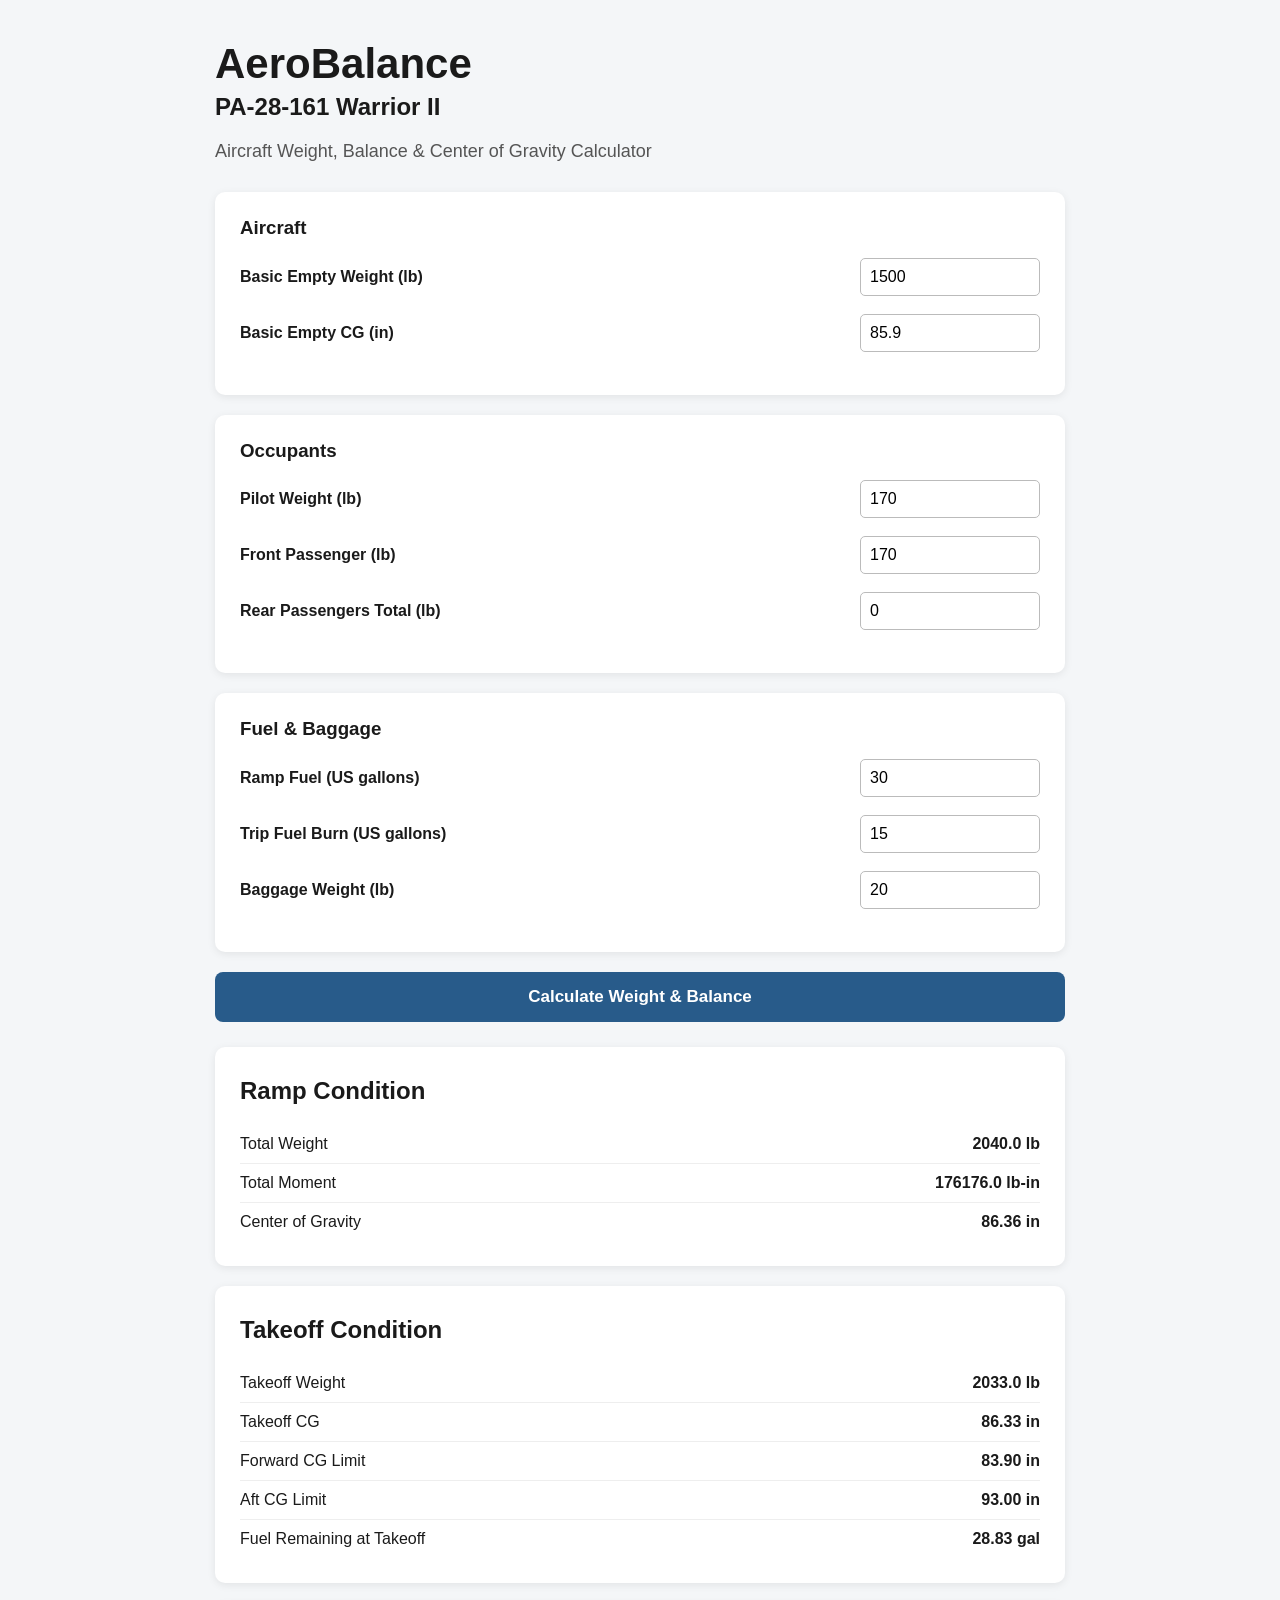
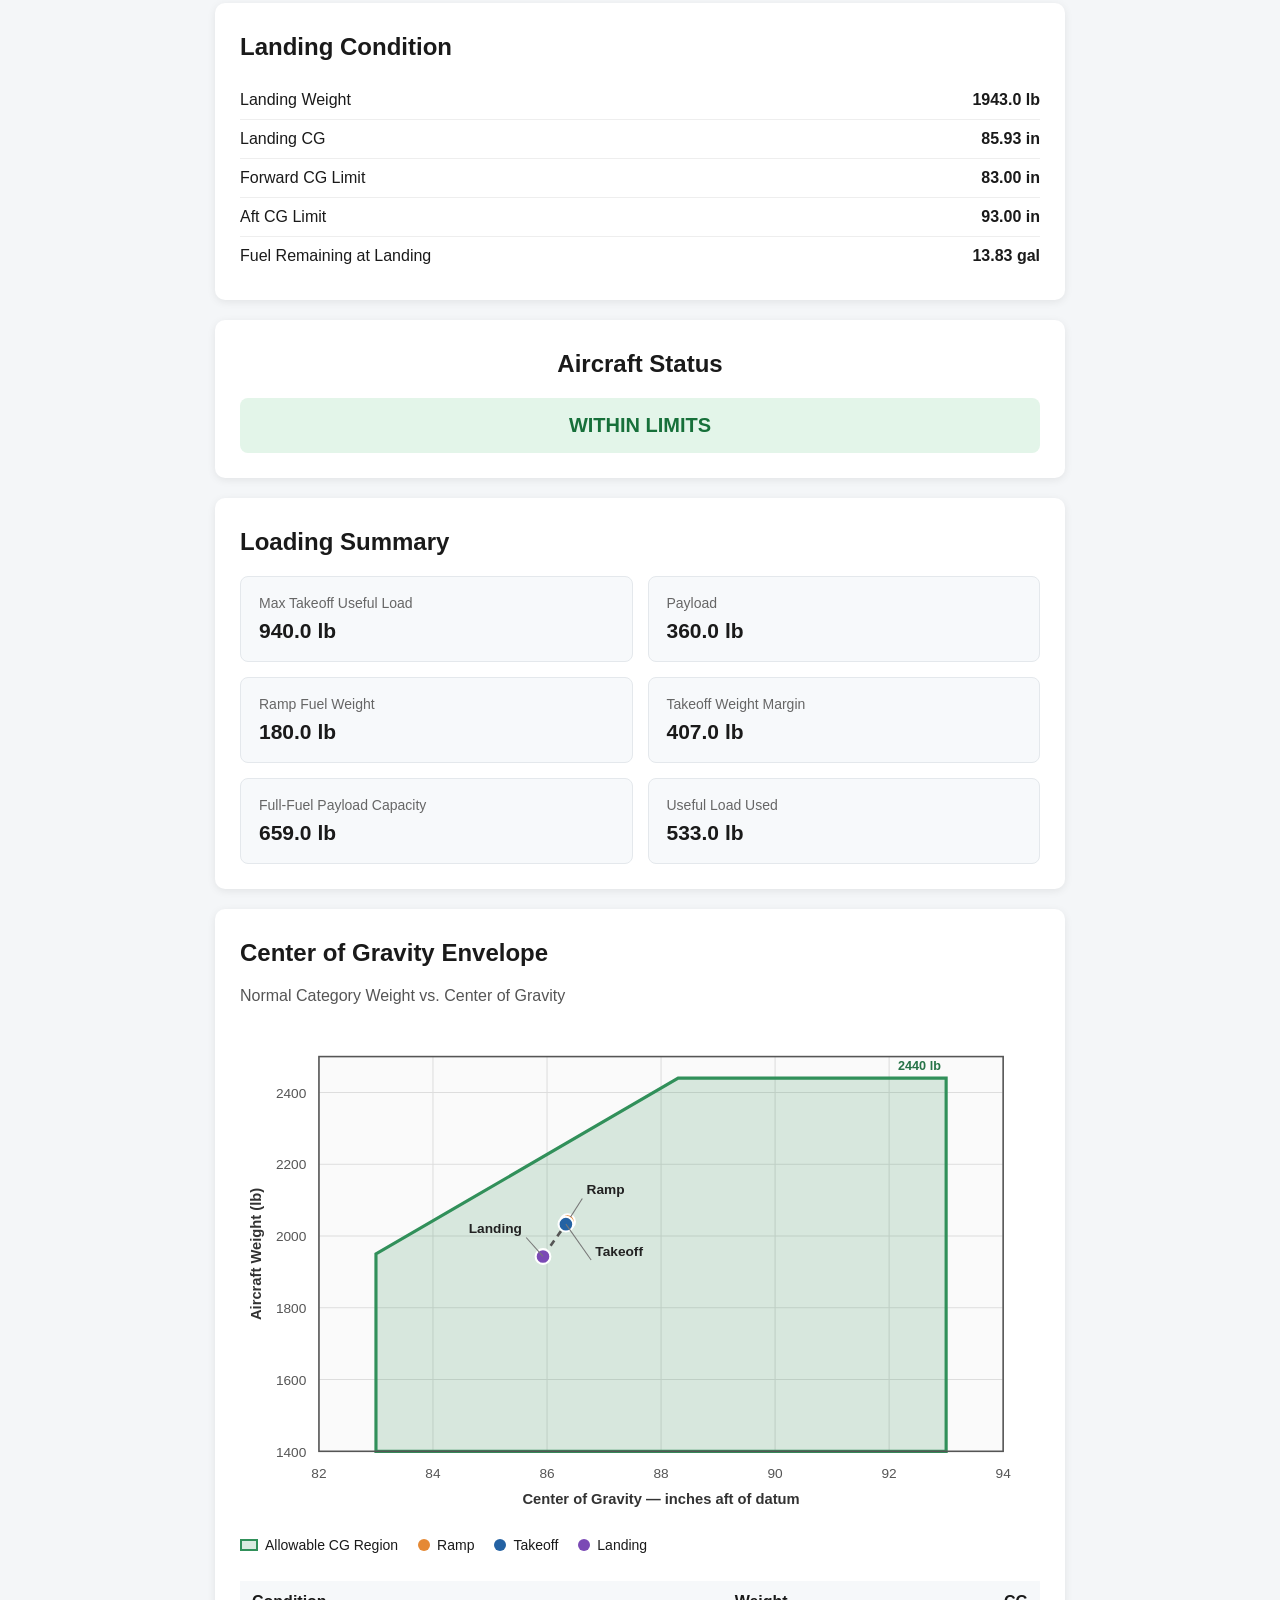
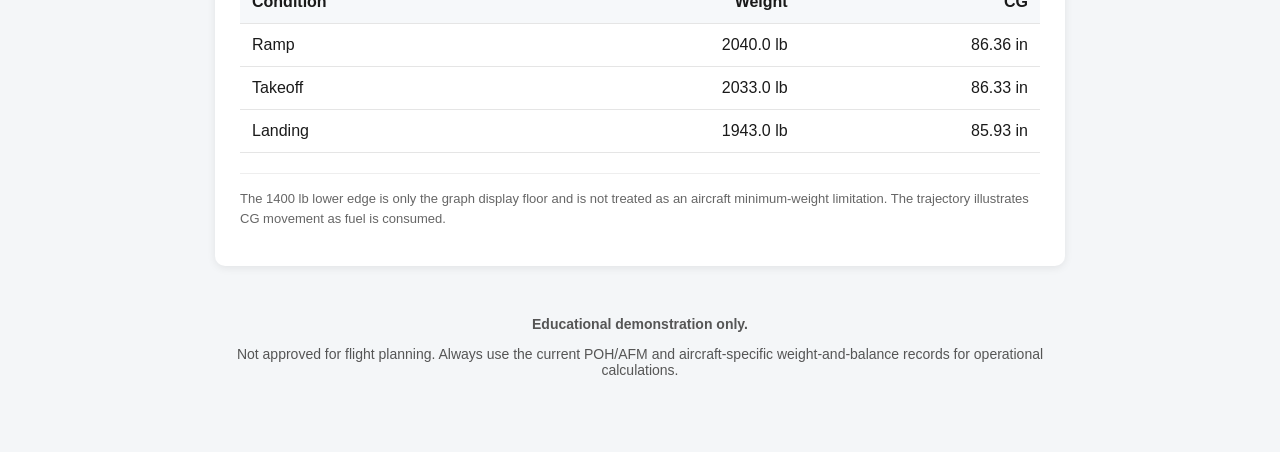
<file: index.html>
<!DOCTYPE html>
<html lang="en">

<head>
    <meta charset="UTF-8">
    <meta name="viewport" content="width=device-width, initial-scale=1.0">

    <title>AeroBalance | PA-28-161 Warrior II</title>

    <link rel="stylesheet" href="styles.css">
</head>

<body>

    <main class="container">

        <header>
            <h1>AeroBalance</h1>
            <h2>PA-28-161 Warrior II</h2>

            <p class="subtitle">
                Aircraft Weight, Balance & Center of Gravity Calculator
            </p>
        </header>


        <!-- AIRCRAFT -->

        <section class="card">

            <h3>Aircraft</h3>

            <div class="input-group">
                <label for="emptyWeight">
                    Basic Empty Weight (lb)
                </label>

                <input
                    type="number"
                    id="emptyWeight"
                    value="1500"
                    min="0"
                    step="0.1"
                >
            </div>


            <div class="input-group">
                <label for="emptyCG">
                    Basic Empty CG (in)
                </label>

                <input
                    type="number"
                    id="emptyCG"
                    value="85.9"
                    min="0"
                    step="0.1"
                >
            </div>

        </section>


        <!-- OCCUPANTS -->

        <section class="card">

            <h3>Occupants</h3>

            <div class="input-group">
                <label for="pilot">
                    Pilot Weight (lb)
                </label>

                <input
                    type="number"
                    id="pilot"
                    value="170"
                    min="0"
                    step="1"
                >
            </div>


            <div class="input-group">
                <label for="frontPassenger">
                    Front Passenger (lb)
                </label>

                <input
                    type="number"
                    id="frontPassenger"
                    value="170"
                    min="0"
                    step="1"
                >
            </div>


            <div class="input-group">
                <label for="rearPassengers">
                    Rear Passengers Total (lb)
                </label>

                <input
                    type="number"
                    id="rearPassengers"
                    value="0"
                    min="0"
                    step="1"
                >
            </div>

        </section>


        <!-- FUEL AND BAGGAGE -->

        <section class="card">

            <h3>Fuel & Baggage</h3>

            <div class="input-group">
                <label for="fuelGallons">
                    Ramp Fuel (US gallons)
                </label>

                <input
                    type="number"
                    id="fuelGallons"
                    value="30"
                    min="0"
                    max="48"
                    step="0.1"
                >
            </div>


            <div class="input-group">
                <label for="tripFuelGallons">
                    Trip Fuel Burn (US gallons)
                </label>

                <input
                    type="number"
                    id="tripFuelGallons"
                    value="15"
                    min="0"
                    step="0.1"
                >
            </div>


            <div class="input-group">
                <label for="baggage">
                    Baggage Weight (lb)
                </label>

                <input
                    type="number"
                    id="baggage"
                    value="20"
                    min="0"
                    max="200"
                    step="1"
                >
            </div>

        </section>


        <button id="calculateButton">
            Calculate Weight & Balance
        </button>


        <!-- RAMP -->

        <section class="card results">

            <h2>Ramp Condition</h2>

            <div class="result-row">
                <span>Total Weight</span>
                <strong id="totalWeightResult">--</strong>
            </div>

            <div class="result-row">
                <span>Total Moment</span>
                <strong id="totalMomentResult">--</strong>
            </div>

            <div class="result-row">
                <span>Center of Gravity</span>
                <strong id="cgResult">--</strong>
            </div>

        </section>


        <!-- TAKEOFF -->

        <section class="card results">

            <h2>Takeoff Condition</h2>

            <div class="result-row">
                <span>Takeoff Weight</span>
                <strong id="takeoffWeightResult">--</strong>
            </div>

            <div class="result-row">
                <span>Takeoff CG</span>
                <strong id="takeoffCGResult">--</strong>
            </div>

            <div class="result-row">
                <span>Forward CG Limit</span>
                <strong id="forwardLimitResult">--</strong>
            </div>

            <div class="result-row">
                <span>Aft CG Limit</span>
                <strong id="aftLimitResult">--</strong>
            </div>

            <div class="result-row">
                <span>Fuel Remaining at Takeoff</span>
                <strong id="takeoffFuelResult">--</strong>
            </div>

        </section>


        <!-- LANDING -->

        <section class="card results">

            <h2>Landing Condition</h2>

            <div class="result-row">
                <span>Landing Weight</span>
                <strong id="landingWeightResult">--</strong>
            </div>

            <div class="result-row">
                <span>Landing CG</span>
                <strong id="landingCGResult">--</strong>
            </div>

            <div class="result-row">
                <span>Forward CG Limit</span>
                <strong id="landingForwardLimitResult">--</strong>
            </div>

            <div class="result-row">
                <span>Aft CG Limit</span>
                <strong id="landingAftLimitResult">--</strong>
            </div>

            <div class="result-row">
                <span>Fuel Remaining at Landing</span>
                <strong id="landingFuelResult">--</strong>
            </div>

        </section>


        <!-- STATUS -->

        <section class="status-card">

            <h2>Aircraft Status</h2>

            <div id="statusResult" class="status">
                ENTER AIRCRAFT DATA
            </div>

        </section>


        <!-- LOADING SUMMARY -->

        <section class="card">

            <h2>Loading Summary</h2>

            <div class="summary-grid">

                <div class="summary-box">
                    <span>Max Takeoff Useful Load</span>
                    <strong id="usefulLoadResult">--</strong>
                </div>

                <div class="summary-box">
                    <span>Payload</span>
                    <strong id="payloadResult">--</strong>
                </div>

                <div class="summary-box">
                    <span>Ramp Fuel Weight</span>
                    <strong id="fuelWeightResult">--</strong>
                </div>

                <div class="summary-box">
                    <span>Takeoff Weight Margin</span>
                    <strong id="weightMarginResult">--</strong>
                </div>

                <div class="summary-box">
                    <span>Full-Fuel Payload Capacity</span>
                    <strong id="fullFuelPayloadResult">--</strong>
                </div>

                <div class="summary-box">
                    <span>Useful Load Used</span>
                    <strong id="usefulLoadUsedResult">--</strong>
                </div>

            </div>

        </section>


        <!-- CG GRAPH -->

        <section class="card graph-card">

            <h2>Center of Gravity Envelope</h2>

            <p class="graph-description">
                Normal Category Weight vs. Center of Gravity
            </p>

            <div class="graph-wrapper">

                <svg
                    id="cgGraph"
                    viewBox="0 0 760 470"
                    role="img"
                    aria-label="Aircraft center of gravity envelope graph"
                ></svg>

            </div>


            <div class="legend">

                <div class="legend-item">
                    <span class="legend-box envelope-legend"></span>
                    Allowable CG Region
                </div>

                <div class="legend-item">
                    <span class="legend-dot ramp-legend"></span>
                    Ramp
                </div>

                <div class="legend-item">
                    <span class="legend-dot takeoff-legend"></span>
                    Takeoff
                </div>

                <div class="legend-item">
                    <span class="legend-dot landing-legend"></span>
                    Landing
                </div>

            </div>


            <div class="flight-table-wrapper">

                <table class="flight-table">

                    <thead>
                        <tr>
                            <th>Condition</th>
                            <th>Weight</th>
                            <th>CG</th>
                        </tr>
                    </thead>

                    <tbody>

                        <tr>
                            <td>Ramp</td>
                            <td id="tableRampWeight">--</td>
                            <td id="tableRampCG">--</td>
                        </tr>

                        <tr>
                            <td>Takeoff</td>
                            <td id="tableTakeoffWeight">--</td>
                            <td id="tableTakeoffCG">--</td>
                        </tr>

                        <tr>
                            <td>Landing</td>
                            <td id="tableLandingWeight">--</td>
                            <td id="tableLandingCG">--</td>
                        </tr>

                    </tbody>

                </table>

            </div>


            <p class="graph-note">
                The 1400 lb lower edge is only the graph display floor and
                is not treated as an aircraft minimum-weight limitation.
                The trajectory illustrates CG movement as fuel is consumed.
            </p>

        </section>


        <footer>

            <strong>
                Educational demonstration only.
            </strong>

            <p>
                Not approved for flight planning. Always use the current
                POH/AFM and aircraft-specific weight-and-balance records
                for operational calculations.
            </p>

        </footer>

    </main>


    <script src="app.js"></script>

</body>

</html>
</file>
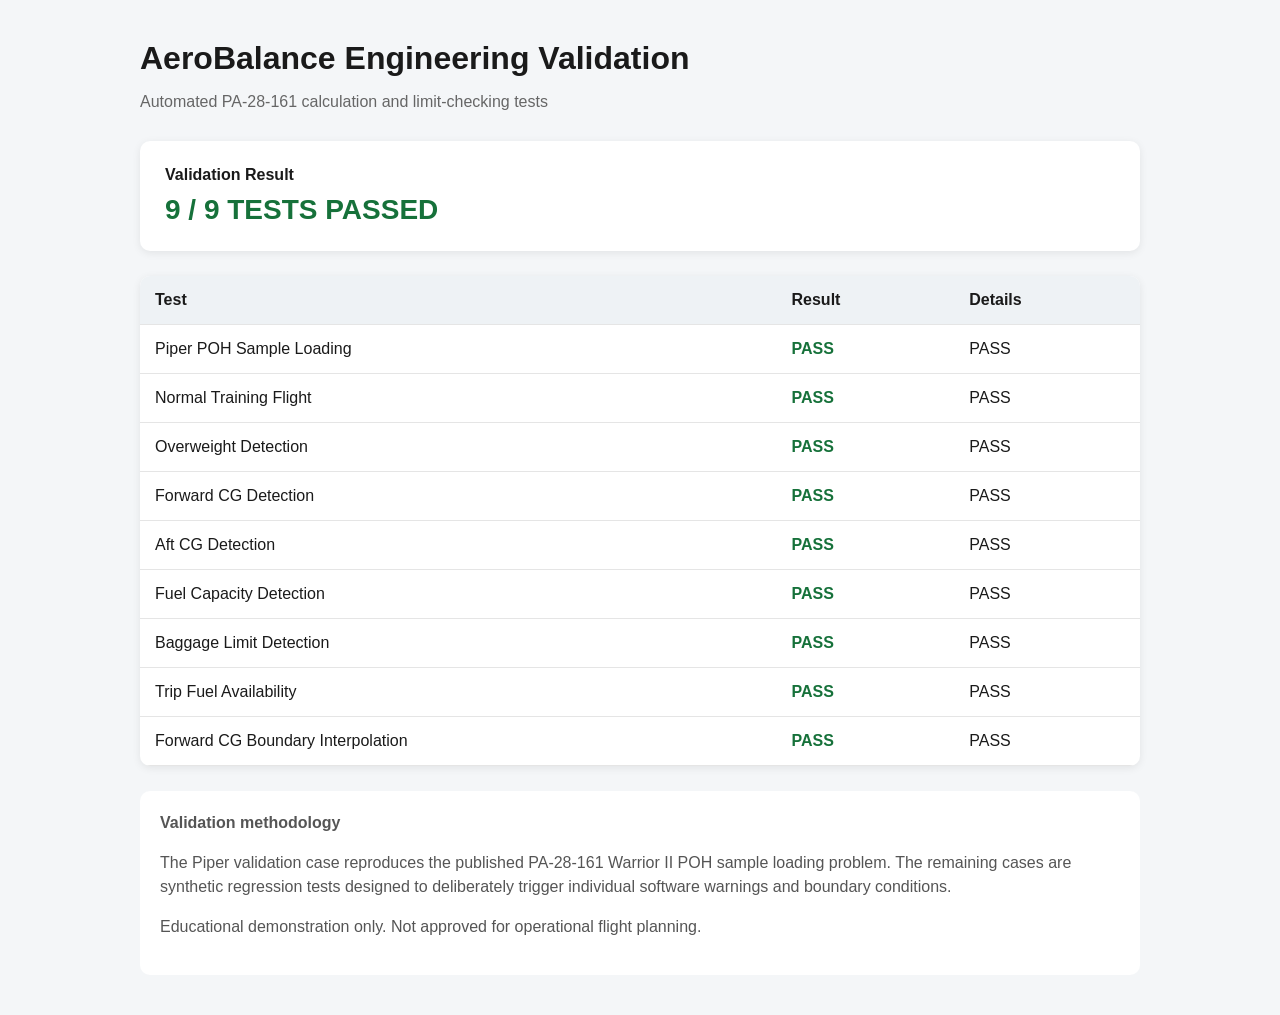
<file: tests.html>
<!DOCTYPE html>

<html lang="en">

<head>

    <meta charset="UTF-8">

    <meta
        name="viewport"
        content="width=device-width, initial-scale=1.0"
    >

    <title>
        AeroBalance Validation Suite
    </title>


    <style>

        * {
            box-sizing: border-box;
        }


        body {

            margin: 0;

            font-family:
                -apple-system,
                BlinkMacSystemFont,
                "Segoe UI",
                Arial,
                sans-serif;

            background: #f4f6f8;

            color: #1a1a1a;

        }


        main {

            width: 92%;

            max-width: 1000px;

            margin: 40px auto;

        }


        h1 {

            margin-bottom: 5px;

        }


        .subtitle {

            color: #666;

            margin-bottom: 30px;

        }


        .summary {

            background: white;

            padding: 25px;

            border-radius: 10px;

            margin-bottom: 25px;

            box-shadow:
                0 2px 8px
                rgba(0, 0, 0, 0.08);

        }


        .summary-result {

            font-size: 28px;

            font-weight: 800;

            margin-top: 10px;

        }


        .all-pass {

            color: #16713a;

        }


        .has-failure {

            color: #a52424;

        }


        table {

            width: 100%;

            border-collapse: collapse;

            background: white;

            border-radius: 10px;

            overflow: hidden;

            box-shadow:
                0 2px 8px
                rgba(0, 0, 0, 0.08);

        }


        th,
        td {

            padding: 15px;

            border-bottom:
                1px solid #e5e5e5;

            text-align: left;

        }


        th {

            background: #eef2f5;

        }


        .pass {

            color: #16713a;

            font-weight: 800;

        }


        .fail {

            color: #a52424;

            font-weight: 800;

        }


        .source-note {

            margin-top: 25px;

            padding: 20px;

            background: white;

            border-radius: 10px;

            color: #555;

            line-height: 1.5;

        }

    </style>

</head>


<body>

    <main>

        <h1>
            AeroBalance Engineering Validation
        </h1>

        <p class="subtitle">
            Automated PA-28-161 calculation and limit-checking tests
        </p>


        <section class="summary">

            <strong>
                Validation Result
            </strong>

            <div
                id="testSummary"
                class="summary-result"
            >
                Running...
            </div>

        </section>


        <table>

            <thead>

                <tr>

                    <th>
                        Test
                    </th>

                    <th>
                        Result
                    </th>

                    <th>
                        Details
                    </th>

                </tr>

            </thead>


            <tbody id="testResults">
            </tbody>

        </table>


        <div class="source-note">

            <strong>
                Validation methodology
            </strong>

            <p>
                The Piper validation case reproduces the published
                PA-28-161 Warrior II POH sample loading problem.
                The remaining cases are synthetic regression tests
                designed to deliberately trigger individual software
                warnings and boundary conditions.
            </p>

            <p>
                Educational demonstration only. Not approved for
                operational flight planning.
            </p>

        </div>

    </main>


    <script src="app.js"></script>

    <script src="tests.js"></script>

</body>

</html>
</file>
<file: styles.css>
* {
    box-sizing: border-box;
}


body {

    margin: 0;

    font-family:
        -apple-system,
        BlinkMacSystemFont,
        "Segoe UI",
        Arial,
        sans-serif;

    background-color: #f4f6f8;

    color: #1a1a1a;

}


.container {

    width: 90%;

    max-width: 850px;

    margin: 40px auto;

}


header {

    margin-bottom: 30px;

}


h1 {

    font-size: 42px;

    margin-bottom: 5px;

}


h2 {

    margin-top: 5px;

}


h3 {

    margin-top: 0;

}


.subtitle {

    color: #555;

    font-size: 18px;

}


.card {

    background: white;

    padding: 25px;

    margin-bottom: 20px;

    border-radius: 10px;

    box-shadow:
        0 2px 8px
        rgba(0, 0, 0, 0.08);

}


.input-group {

    display: flex;

    justify-content: space-between;

    align-items: center;

    margin-bottom: 18px;

}


label {

    font-weight: 600;

}


input {

    width: 180px;

    padding: 9px;

    font-size: 16px;

    border: 1px solid #bbb;

    border-radius: 5px;

}


button {

    width: 100%;

    padding: 15px;

    margin-bottom: 25px;

    font-size: 17px;

    font-weight: 700;

    border: none;

    border-radius: 8px;

    cursor: pointer;

    background: #285b8a;

    color: white;

}


button:hover {

    opacity: 0.9;

}


.result-row {

    display: flex;

    justify-content: space-between;

    padding: 10px 0;

    border-bottom: 1px solid #eee;

}


.result-row:last-child {

    border-bottom: none;

}


/* =========================================================
   STATUS
   ========================================================= */


.status-card {

    background: white;

    padding: 25px;

    margin-bottom: 20px;

    border-radius: 10px;

    text-align: center;

    box-shadow:
        0 2px 8px
        rgba(0, 0, 0, 0.08);

}


.status {

    margin-top: 15px;

    padding: 16px;

    border-radius: 8px;

    font-size: 20px;

    font-weight: 800;

}


.status.safe {

    background-color: #e3f5e9;

    color: #17703a;

}


.status.danger {

    background-color: #fde7e7;

    color: #a52424;

}


/* =========================================================
   LOADING SUMMARY
   ========================================================= */


.summary-grid {

    display: grid;

    grid-template-columns:
        repeat(2, 1fr);

    gap: 15px;

    margin-top: 20px;

}


.summary-box {

    background: #f7f9fb;

    border: 1px solid #e4e8ec;

    border-radius: 8px;

    padding: 18px;

    display: flex;

    flex-direction: column;

    gap: 8px;

}


.summary-box span {

    color: #666;

    font-size: 14px;

}


.summary-box strong {

    font-size: 21px;

}


/* =========================================================
   GRAPH
   ========================================================= */


.graph-description {

    color: #555;

    margin-bottom: 20px;

}


.graph-wrapper {

    width: 100%;

    overflow-x: auto;

}


#cgGraph {

    width: 100%;

    min-width: 600px;

    height: auto;

    display: block;

}


.graph-background {

    fill: #fafafa;

}


.grid-line {

    stroke: #dddddd;

    stroke-width: 1;

}


.graph-border {

    fill: none;

    stroke: #555;

    stroke-width: 1.5;

}


.axis-number {

    font-size: 13px;

    fill: #555;

}


.axis-label {

    font-size: 14px;

    font-weight: 600;

    fill: #333;

}


.envelope-area {

    fill: rgba(55, 145, 90, 0.18);

    stroke: #31905a;

    stroke-width: 3;

}


.limit-label {

    font-size: 12px;

    font-weight: 600;

    fill: #277348;

}


.trajectory-line {

    fill: none;

    stroke: #555;

    stroke-width: 2.5;

    stroke-dasharray: 6 5;

}


.ramp-point {

    fill: #e58935;

    stroke: white;

    stroke-width: 2;

}


.takeoff-point {

    fill: #2462a3;

    stroke: white;

    stroke-width: 2;

}


.landing-point {

    fill: #7b4ab5;

    stroke: white;

    stroke-width: 2;

}


.point-label {

    font-size: 13px;

    font-weight: 700;

    fill: #222;

}


.label-leader {

    stroke: #777;

    stroke-width: 1;

}


.legend {

    display: flex;

    flex-wrap: wrap;

    gap: 20px;

    margin-top: 18px;

    font-size: 14px;

}


.legend-item {

    display: flex;

    align-items: center;

    gap: 7px;

}


.legend-box {

    width: 18px;

    height: 12px;

    display: inline-block;

}


.envelope-legend {

    background: rgba(55, 145, 90, 0.18);

    border: 2px solid #31905a;

}


.legend-dot {

    width: 12px;

    height: 12px;

    border-radius: 50%;

    display: inline-block;

}


.ramp-legend {

    background: #e58935;

}


.takeoff-legend {

    background: #2462a3;

}


.landing-legend {

    background: #7b4ab5;

}


/* =========================================================
   FLIGHT TABLE
   ========================================================= */


.flight-table-wrapper {

    margin-top: 28px;

    overflow-x: auto;

}


.flight-table {

    width: 100%;

    border-collapse: collapse;

}


.flight-table th,
.flight-table td {

    padding: 12px;

    border-bottom: 1px solid #e5e5e5;

    text-align: right;

}


.flight-table th:first-child,
.flight-table td:first-child {

    text-align: left;

}


.flight-table th {

    background: #f6f8fa;

}


.graph-note {

    margin-top: 20px;

    padding-top: 15px;

    border-top: 1px solid #eee;

    color: #666;

    font-size: 13px;

    line-height: 1.5;

}


/* =========================================================
   FOOTER
   ========================================================= */


footer {

    margin-top: 30px;

    padding: 20px;

    font-size: 14px;

    color: #555;

    text-align: center;

}


/* =========================================================
   MOBILE
   ========================================================= */


@media (max-width: 600px) {

    .container {

        width: 94%;

    }


    h1 {

        font-size: 34px;

    }


    .input-group {

        flex-direction: column;

        align-items: flex-start;

        gap: 8px;

    }


    input {

        width: 100%;

    }


    .summary-grid {

        grid-template-columns: 1fr;

    }


    .legend {

        flex-direction: column;

        gap: 10px;

    }

}
</file>
